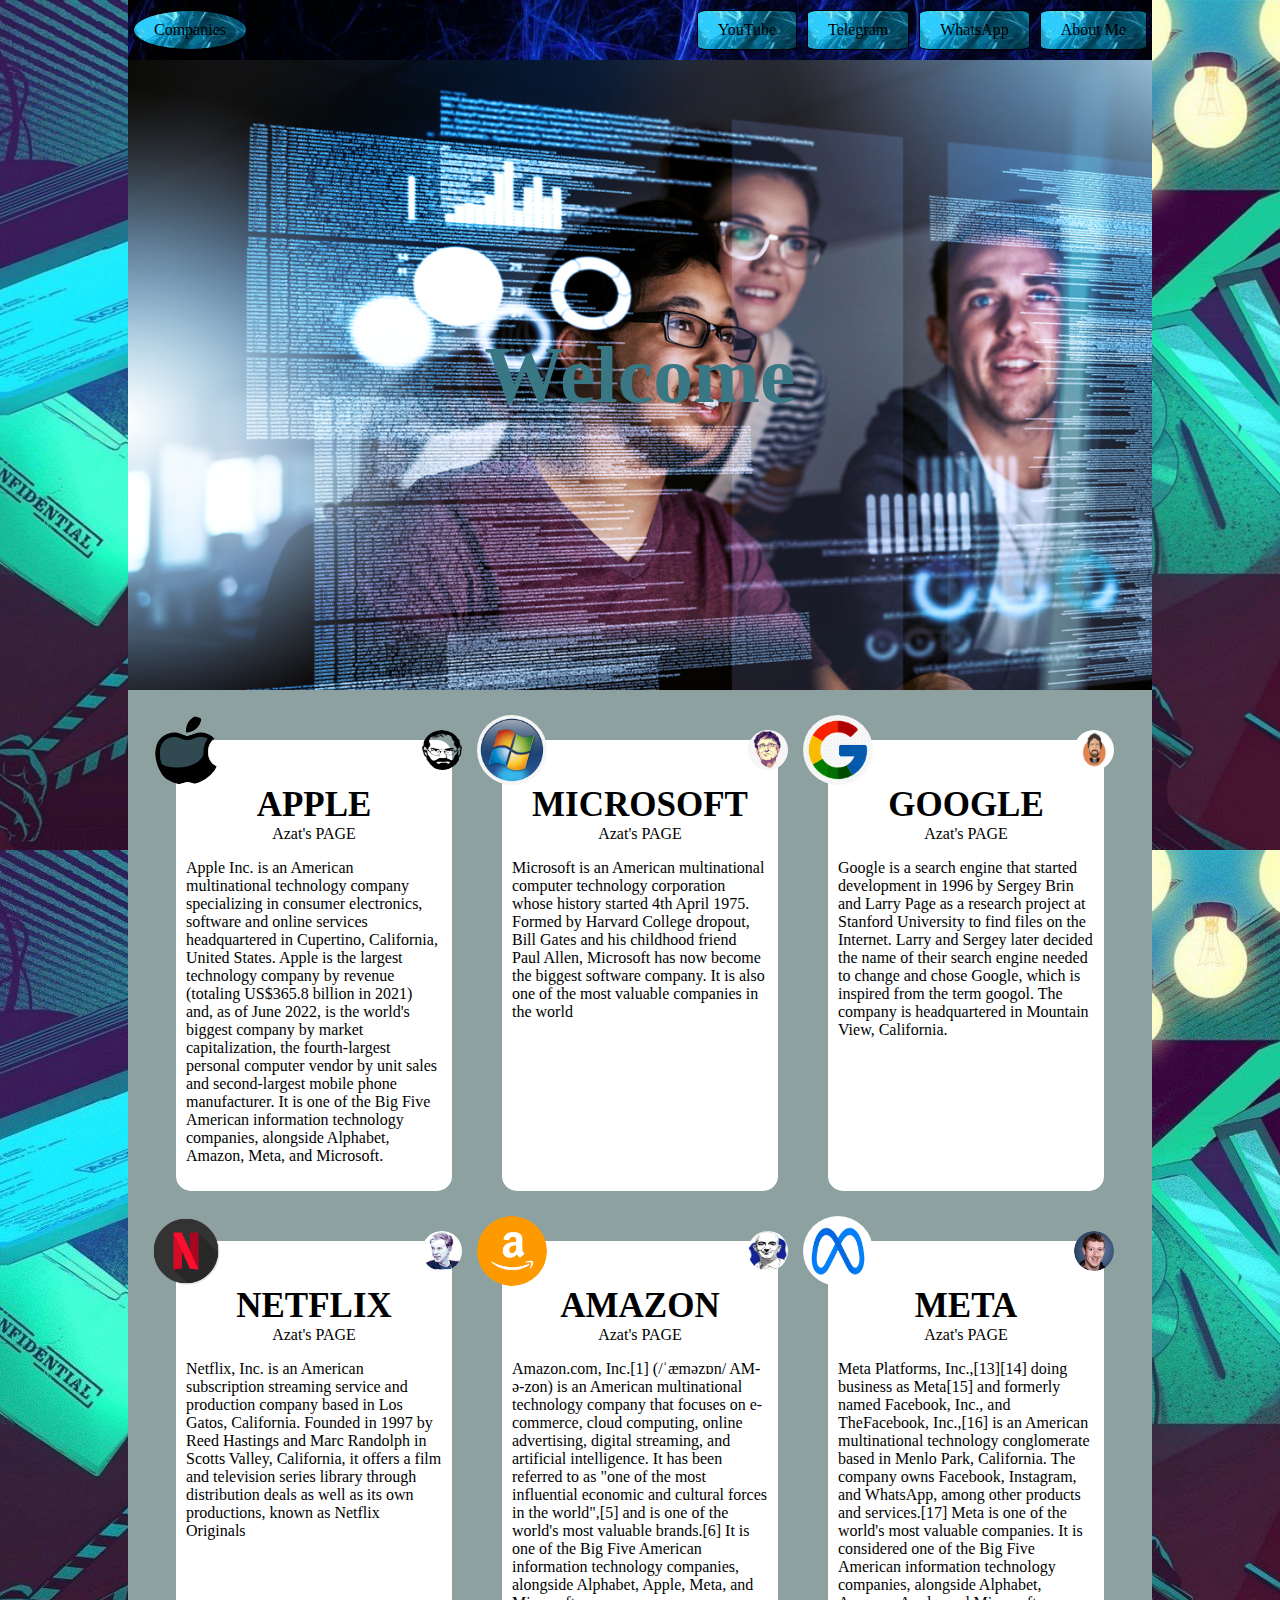
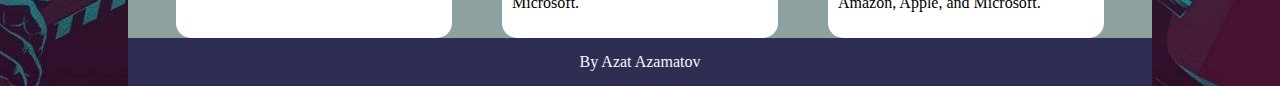
<file: index.html>
<!DOCTYPE html>
<html lang="en">
  <head>
    <meta charset="UTF-8" />
    <meta http-equiv="X-UA-Compatible" content="IE=edge" />
    <meta name="viewport" content="width=device-width, initial-scale=1.0" />
    <link rel="stylesheet" href="style.css" />
    <title>The Best Companies</title>
  </head>
  <body>
    <div class="container">
      <div class="header">
        <div class="logo">
          <a href="">Companies</a>
        </div>

        <div class="links">
          <div class="link"><a href="https://www.youtube.com/">YouTube</a></div>
          <div class="link">
            <a href="https://desktop.telegram.org/">Telegram</a>
          </div>
          <div class="link">
            <a href="https://www.whatsapp.com/?lang=ru">WhatsApp</a>
          </div>
          <div class="link">
            <a href="me.html">About Me</a>
          </div>
        </div>
        <div class="burger-menu">
          <img src="images/hamburger.webp" alt="" class="burger-img" />
        </div>
      </div>

      <div class="mainInfo">
        <div class="mainWord">
          <h1>Welcome</h1>
        </div>
        <div class="boxes">
          <div class="box box1">
            <a href="https://www.apple.com/">
              <img class="images" src="images/apple.png" alt=""
            /></a>
            <img class="img" src="images/steve jobs.png" alt="" />
            <h3><a href="https://www.youtube.com/user/Apple">APPLE</a></h3>
            <a class="home" href="">Azat's PAGE</a>
            <p>
              Apple Inc. is an American multinational technology company
              specializing in consumer electronics, software and online services
              headquartered in Cupertino, California, United States. Apple is
              the largest technology company by revenue (totaling US$365.8
              billion in 2021) and, as of June 2022, is the world's biggest
              company by market capitalization, the fourth-largest personal
              computer vendor by unit sales and second-largest mobile phone
              manufacturer. It is one of the Big Five American information
              technology companies, alongside Alphabet, Amazon, Meta, and
              Microsoft.
            </p>
          </div>
          <div class="box box2">
            <a href="https://www.microsoft.com/en-us/?ql=4"
              ><img class="images" src="images/microsoft.jpg" alt=""
            /></a>
            <img class="img" src="images/bill gates.jpg" alt="" />
            <div class="number"></div>
            <h3><a href="https://www.youtube.com/c/Microsoft">MICROSOFT</a></h3>
            <a class="home" href="">Azat's PAGE</a>
            <p>
              Microsoft is an American multinational computer technology
              corporation whose history started 4th April 1975. Formed by
              Harvard College dropout, Bill Gates and his childhood friend Paul
              Allen, Microsoft has now become the biggest software company. It
              is also one of the most valuable companies in the world
            </p>
          </div>
          <div class="box box3">
            <a href="https://www.google.com/"
              ><img class="images" src="images/google.jpg" alt=""
            /></a>
            <img class="img" src="images/Sergey-Brin.jpg" alt="" />
            <h3><a href="https://www.youtube.com/c/madebygoogle">GOOGLE</a></h3>
            <a class="home" href="">Azat's PAGE</a>
            <p>
              Google is a search engine that started development in 1996 by
              Sergey Brin and Larry Page as a research project at Stanford
              University to find files on the Internet. Larry and Sergey later
              decided the name of their search engine needed to change and chose
              Google, which is inspired from the term googol. The company is
              headquartered in Mountain View, California.
            </p>
          </div>
          <div class="box box4">
            <a href="https://www.netflix.com/kg/"
              ><img class="images" src="images/netflix.png" alt=""
            /></a>
            <img class="img" src="images/reed hastimgs.jpg" alt="" />
            <h3><a href="https://www.youtube.com/c/Netflix">NETFLIX</a></h3>
            <a class="home" href="">Azat's PAGE</a>
            <p>
              Netflix, Inc. is an American subscription streaming service and
              production company based in Los Gatos, California. Founded in 1997
              by Reed Hastings and Marc Randolph in Scotts Valley, California,
              it offers a film and television series library through
              distribution deals as well as its own productions, known as
              Netflix Originals
            </p>
          </div>

          <div class="box box5">
            <a href="https://www.amazon.com/"
              ><img class="images" src="images/amazon.webp" alt=""
            /></a>
            <img class="img" src="images/jeff bezos.webp" alt="" />
            <h3>
              <a href="https://www.youtube.com/c/amazonyoutube"> AMAZON</a>
            </h3>
            <a class="home" href="">Azat's PAGE</a>
            <p>
              Amazon.com, Inc.[1] (/ˈæməzɒn/ AM-ə-zon) is an American
              multinational technology company that focuses on e-commerce, cloud
              computing, online advertising, digital streaming, and artificial
              intelligence. It has been referred to as "one of the most
              influential economic and cultural forces in the world",[5] and is
              one of the world's most valuable brands.[6] It is one of the Big
              Five American information technology companies, alongside
              Alphabet, Apple, Meta, and Microsoft.
            </p>
          </div>
          <div class="box box6">
            <a href="https://about.meta.com/"
              ><img class="images" src="images/meta.jpg" alt=""
            /></a>
            <img class="img" src="images/zuckerberg.png" alt="" />
            <h3><a href="https://www.youtube.com/meta"> META</a></h3>
            <a class="home" href="">Azat's PAGE</a>
            <p>
              Meta Platforms, Inc.,[13][14] doing business as Meta[15] and
              formerly named Facebook, Inc., and TheFacebook, Inc.,[16] is an
              American multinational technology conglomerate based in Menlo
              Park, California. The company owns Facebook, Instagram, and
              WhatsApp, among other products and services.[17] Meta is one of
              the world's most valuable companies. It is considered one of the
              Big Five American information technology companies, alongside
              Alphabet, Amazon, Apple, and Microsoft.
            </p>
          </div>
        </div>
      </div>
    </div>
    <footer>By Azat Azamatov</footer>
  </body>
</html>
</file>
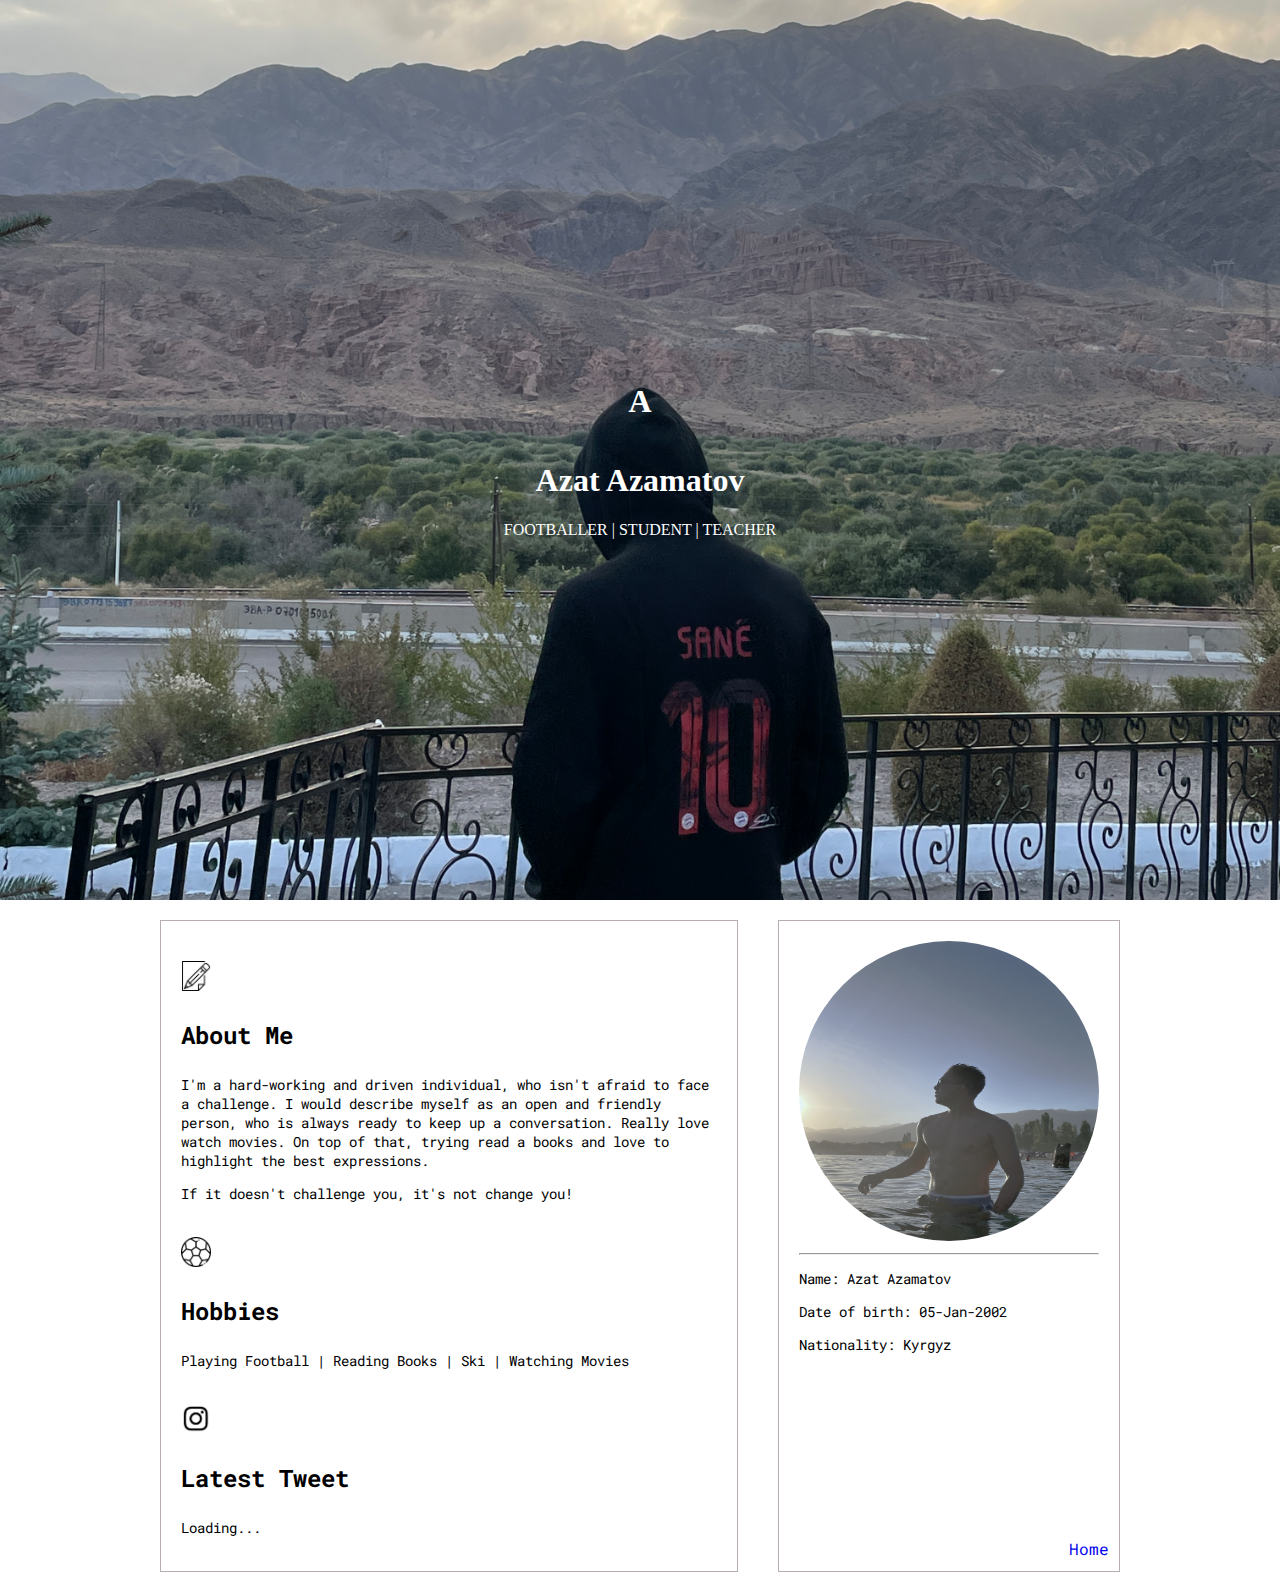
<file: me.html>
<!DOCTYPE html>
<html lang="en">
  <head>
    <meta charset="UTF-8" />
    <meta http-equiv="X-UA-Compatible" content="IE=edge" />
    <meta name="viewport" content="width=device-width, initial-scale=1.0" />
    <link rel="stylesheet" href="about-me.css" />
    <link rel="preconnect" href="https://fonts.googleapis.com" />
    <link rel="preconnect" href="https://fonts.gstatic.com" crossorigin />
    <link
      href="https://fonts.googleapis.com/css2?family=Roboto+Mono:ital,wght@1,100&display=swap"
      rel="stylesheet"
    />
    <title>Azat Azamatov</title>
  </head>
  <body>
    <div class="header">
      <h1>A</h1>
      <h1>Azat Azamatov</h1>
      <span class="life">FOOTBALLER | STUDENT | TEACHER</span>
    </div>

    <div class="container">
      <div class="aboutMe">
        <img src="images2/pencil.png" alt="" class="img pencil" />
        <h3>About Me</h3>
        <p>
          I'm a hard-working and driven individual, who isn't afraid to face a
          challenge. I would describe myself as an open and friendly person, who
          is always ready to keep up a conversation. Really love watch movies.
          On top of that, trying read a books and love to highlight the best
          expressions.
        </p>
        <p>If it doesn't challenge you, it's not change you!</p>
        <img src="images2/ball.png" alt="" class="img ball" />
        <h3>Hobbies</h3>
        <p>Playing Football | Reading Books | Ski | Watching Movies</p>
        <a href="https://www.instagram.com/"
          ><img src="images2/insta.png" alt="" class="img insta"
        /></a>
        <h3>Latest Tweet</h3>
        <p>Loading...</p>
      </div>

      <div class="info">
        <img src="images2/me.JPG" alt="" class="me" />
        <hr />
        <p>Name: Azat Azamatov</p>
        <p>Date of birth: 05-Jan-2002</p>
        <p>Nationality: Kyrgyz</p>
        <span><a href="index.html" class="home">Home</a></span>
      </div>
    </div>
  </body>
</html>
</file>
<file: style.css>
body {
  background-color: rgb(193, 199, 195);
  max-width: 80vw;
  margin: 0 auto;
  background-image: url(images/programmer.jpg);
}
a {
  text-decoration: none;
  color: black;
}
.container {
  background-color: rgb(142, 161, 161);
}
.header {
  display: flex;
  justify-content: space-between;
  background-color: orange;
  min-height: 60px;
  padding: 0 5px;
  background-image: url(images/epic.jpg);
}
.burger-img {
  max-width: 30px;
  min-height: 30px;
}
.burger-menu {
  display: none;
}

.logo {
  border: 1px black solid;
  align-self: center;
  padding: 10px 20px;
  border-radius: 50%;
  background-image: url(images/back-img.jpg);
}
.links {
  display: flex;
  gap: 10px;
  flex-wrap: wrap;
}
.link {
  border: 1px black solid;
  padding: 10px 20px;
  display: flex;
  align-self: center;
  justify-content: space-around;
  background-image: url(images/back-img.jpg);
  border-radius: 10%;
}
.mainWord {
  font-size: 40px;
  min-height: 70vh;
  background-image: url(images/IT-industry.jpg);
  display: flex;
  justify-content: center;
  align-items: center;
  color: rgb(57, 119, 132);
}
.boxes {
  padding-top: 50px;
  display: flex;
  flex-direction: row;
  flex-wrap: wrap;
  gap: 50px;
  align-items: stretch;
  justify-content: center;
}
.box {
  background-color: white;
  border-radius: 15px;
  max-width: 20vw;
  min-width: 250px;
  padding: 10px;
  position: relative;
}
.images {
  width: 70px;
  height: 70px;
  border-radius: 50%;
  position: absolute;
  left: -25px;
  top: -25px;
}
.box h3 {
  font-size: 35px;
  text-align: center;
  margin-bottom: auto;
}
.home {
  display: block;
  text-align: center;
  margin: 0%;
}
.img {
  width: 40px;
  height: 40px;
  position: absolute;
  top: -10px;
  right: -10px;
  border-radius: 50%;
}

footer {
  background-color: rgb(46, 46, 82);
  display: block;
  text-align: center;
  padding: 15px;
  color: aliceblue;
}
@media screen and (max-width: 735px) {
  .links {
    display: none;
  }

  .burger-menu {
    display: block;
  }
}
</file>
<file: about-me.css>
body {
  margin: 0%;
  padding: 0%;
}
.container {
  max-width: 1000px;
  margin: 0 auto;
  display: grid;
  grid-template-columns: 4fr 1fr;
}
.header {
  background-image: url(images2/azake.JPG);
  background-size: cover;
  background-position: 50% 78%;
  width: 100%;
  height: 100vh;
  background-repeat: no-repeat;
  display: flex;
  justify-content: center;
  align-items: center;
  flex-direction: column;
  color: #fff;
}
.life {
  color: #fff;
}
.aboutMe {
  border: solid 1px rgb(184, 174, 174);
  margin: 20px;
  padding: 20px;
  font-family: "Roboto Mono", monospace;
}
.img {
  margin: 20px 0 0 0;
  width: 30px;
  height: 30px;
}
h3 {
  font-size: 24px;
}
p {
  font-size: 14px;
}
.info {
  border: solid 1px rgb(184, 174, 174);
  margin: 20px;
  padding: 20px;
  font-family: "Roboto Mono", monospace;
}
.me {
  width: 300px;
  height: 300px;
  border-radius: 50%;
}
.home {
  text-decoration: none;
  position: relative;
  left: 270px;
  top: 170px;
}
</file>
